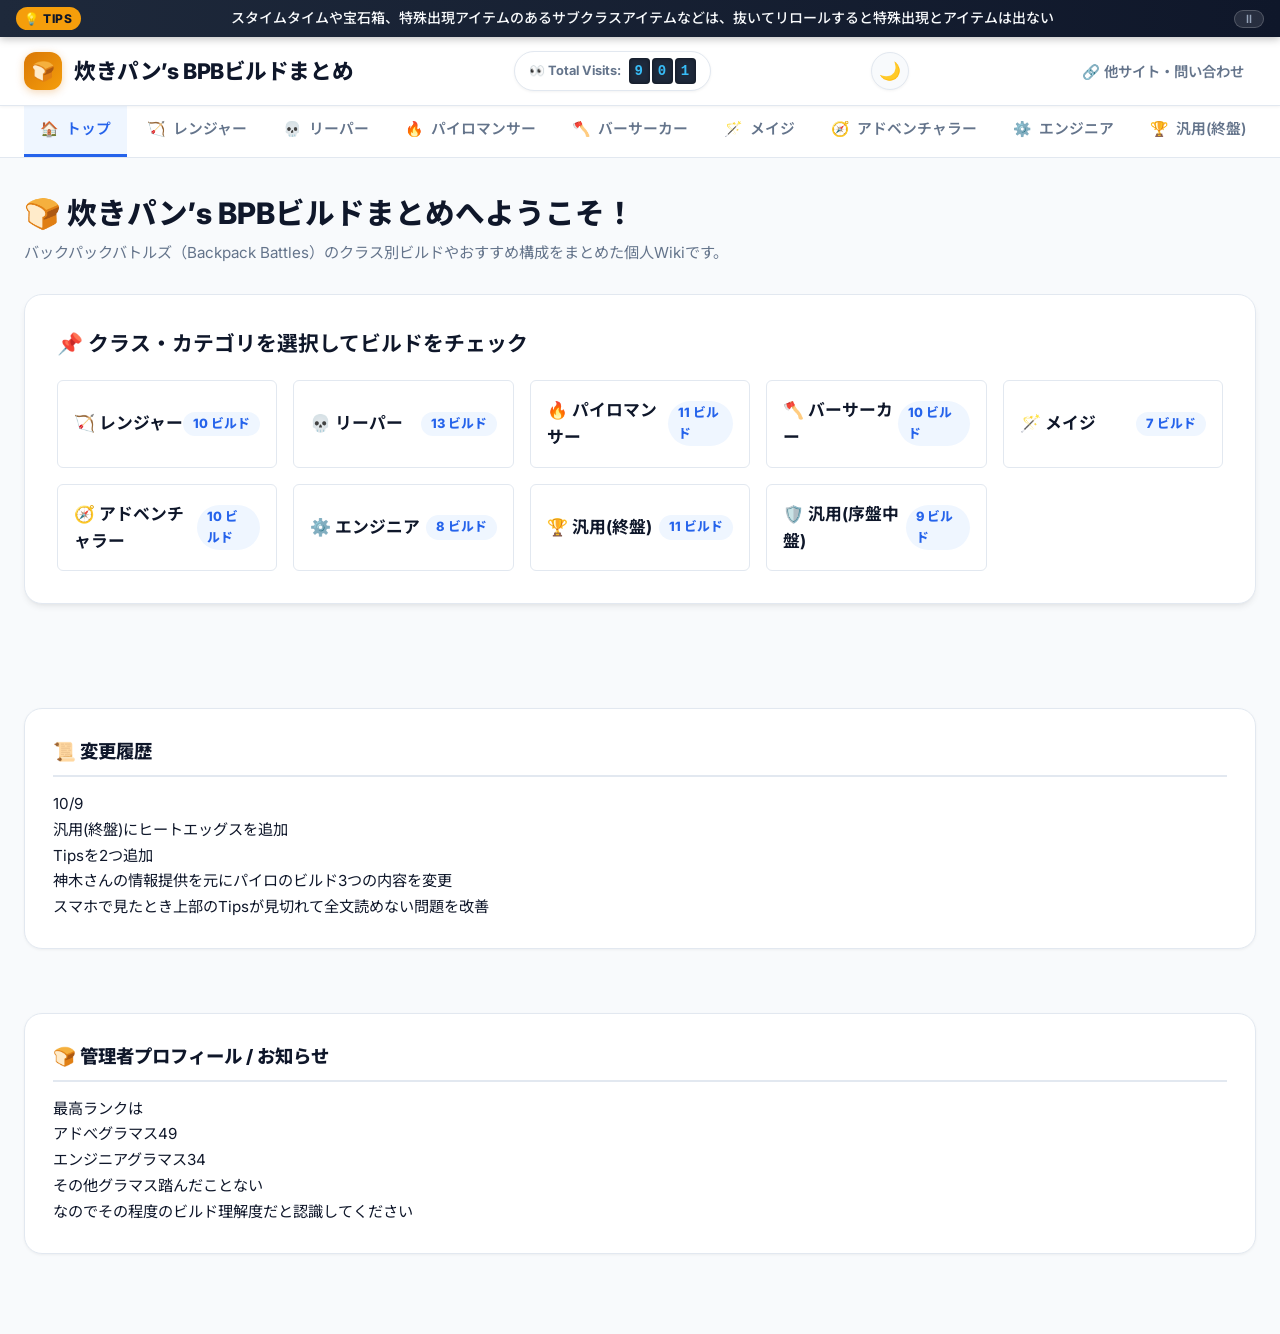
<file: index.html>
<!DOCTYPE html>
<html lang="ja">
<head>
  <meta charset="UTF-8">
  <meta name="viewport" content="width=device-width, initial-scale=1.0">
  <title>炊きパン’s BPBビルドまとめ - バックパックバトルズWiki</title>
  <meta name="description" content="Steamのゲーム『バックパックバトルズ（Backpack Battles）』のクラス別ビルド・おすすめ構成・Tipsまとめ個人Wikiサイトです。">
  <link rel="stylesheet" href="css/style.css?v=1.3.0">
  <script>
    (function() {
      var saved = localStorage.getItem('bpb_theme');
      if (saved === 'dark') {
        document.documentElement.setAttribute('data-theme', 'dark');
      }
    })();
  </script>
</head>
<body>

  <!-- ランダムTips通知バー (固定・自動スライド更新・一時停止/再生対応) -->
  <div class="tips-bar" id="random-tips-bar">
    <span class="tips-badge">💡 Tips</span>
    <div class="tips-text-container">
      <span class="tips-text" id="random-tips-text">読み込み中...</span>
    </div>
    <button class="tips-control-btn" id="tips-toggle-btn" title="自動切り替えを停止">⏸</button>
  </div>

  <!-- ヘッダー -->
  <header class="site-header">
    <div class="header-container">
      <a href="#" class="brand-logo" id="logo-btn">
        <div class="logo-icon">🍞</div>
        <span>炊きパン’s BPBビルドまとめ</span>
      </a>

      <!-- 🌟 来訪者カウンターバッジ -->
      <div class="global-counter-badge" id="global-counter" title="総来訪者数">
        <span class="counter-label">👀 Total Visits:</span>
        <div class="global-counter-value" id="global-counter-value">
          <span class="counter-digit offline-dash">ー</span>
        </div>
      </div>

      <!-- 🌙/☀️ テーマ切替ボタン -->
      <button id="theme-toggle-btn" class="theme-toggle-btn" title="ダークモード/ライトモード切替">🌙</button>

      <div class="sub-links">
        <a href="#" class="sub-link-item" id="nav-other-contact">🔗 他サイト・問い合わせ</a>
      </div>
    </div>
  </header>

  <!-- クラス・カテゴリナビゲーション (スマホ改行防止・横スクロール) -->
  <div class="nav-scroll-wrapper">
    <nav class="main-nav" id="main-nav-tabs">
      <!-- JavaScriptで動的生成 -->
    </nav>
  </div>

  <!-- メインコンテンツ表示エリア -->
  <main class="main-container">
    
    <!-- ページタイトルセクション -->
    <div class="page-title-section" id="page-title-section">
      <!-- JavaScriptで表示更新 -->
    </div>

    <!-- ビルド分類クイックナビゲーション表 -->
    <div class="rank-summary-card" id="rank-summary-card" style="display: none;">
      <div class="rank-summary-header">
        <span>📊 ビルド一覧（クリックで移動）</span>
      </div>
      <div class="rank-grid">
        <div class="rank-column">
          <div class="rank-column-header">
            <span>強い</span>
            <span class="rank-tag tag-s">S</span>
          </div>
          <ul class="rank-item-list" id="rank-list-s"></ul>
        </div>
        <div class="rank-column">
          <div class="rank-column-header">
            <span>そこそこ</span>
            <span class="rank-tag tag-a">A</span>
          </div>
          <ul class="rank-item-list" id="rank-list-a"></ul>
        </div>
        <div class="rank-column">
          <div class="rank-column-header">
            <span>微妙</span>
            <span class="rank-tag tag-b">B</span>
          </div>
          <ul class="rank-item-list" id="rank-list-b"></ul>
        </div>
      </div>
    </div>

    <!-- ビルドカード一覧コンテナ -->
    <div class="build-list-container" id="build-list-container">
      <!-- JavaScriptで動的描画 -->
    </div>

  </main>

  <!-- 右下：最上部に戻るボタン -->
  <button class="back-to-top" id="back-to-top-btn" title="ページの最上部へ戻る">▲</button>

  <!-- データファイル・アプリ処理の読み込み (キャッシュクリア用クエリ付与) -->
  <script src="js/data.js?v=1.3.0"></script>
  <script src="js/app.js?v=1.4.0"></script>
</body>
</html>
</file>
<file: css/style.css>
/* ===================================================
   炊きパン’s BPBビルドまとめ - スタイリッシュデザインシステム
   =================================================== */

@import url('https://fonts.googleapis.com/css2?family=Inter:wght@400;500;600;700;800&family=Noto+Sans+JP:wght@400;500;700;900&display=swap');

:root {
  --bg-main: #f8fafc;
  --bg-card: #ffffff;
  --bg-header: #ffffff;
  --text-main: #0f172a;
  --text-muted: #64748b;
  --text-light: #94a3b8;

  --border-color: #e2e8f0;
  --border-hover: #cbd5e1;

  --primary: #2563eb;
  --primary-hover: #1d4ed8;
  --primary-light: #eff6ff;

  --accent-gold: #d97706;
  --accent-silver: #475569;
  --accent-bronze: #b45309;

  --badge-s-bg: linear-gradient(135deg, #f59e0b, #d97706);
  --badge-a-bg: linear-gradient(135deg, #3b82f6, #1d4ed8);
  --badge-b-bg: linear-gradient(135deg, #10b981, #047857);

  --shadow-sm: 0 1px 3px rgba(0,0,0,0.05);
  --shadow-md: 0 4px 6px -1px rgba(0,0,0,0.07), 0 2px 4px -2px rgba(0,0,0,0.05);
  --shadow-lg: 0 10px 15px -3px rgba(0,0,0,0.08), 0 4px 6px -4px rgba(0,0,0,0.04);
  --shadow-hover: 0 20px 25px -5px rgba(0,0,0,0.1), 0 8px 10px -6px rgba(0,0,0,0.04);

  --radius-sm: 6px;
  --radius-md: 12px;
  --radius-lg: 18px;
  --radius-full: 9999px;

  --transition: all 0.25s cubic-bezier(0.4, 0, 0.2, 1);
}

/* 🌙 ダークモード用カラーパレットシステム */
html[data-theme="dark"], body[data-theme="dark"] {
  --bg-main: #0f172a;
  --bg-card: #1e293b;
  --bg-header: #1e293b;
  --text-main: #f8fafc;
  --text-muted: #94a3b8;
  --text-light: #64748b;

  --border-color: #334155;
  --border-hover: #475569;

  --primary-light: rgba(37, 99, 235, 0.25);

  --shadow-sm: 0 1px 3px rgba(0,0,0,0.3);
  --shadow-md: 0 4px 6px -1px rgba(0,0,0,0.4);
  --shadow-lg: 0 10px 15px -3px rgba(0,0,0,0.5);
}

* {
  box-sizing: border-box;
  margin: 0;
  padding: 0;
}

html {
  scroll-behavior: smooth;
}

body {
  font-family: 'Inter', 'Noto Sans JP', sans-serif;
  background-color: var(--bg-main);
  color: var(--text-main);
  line-height: 1.6;
  -webkit-font-smoothing: antialiased;
}

a {
  color: inherit;
  text-decoration: none;
}

.inline-link {
  color: #2563eb;
  font-weight: 600;
  text-decoration: underline;
  text-underline-offset: 3px;
  word-break: break-all;
  transition: var(--transition);
}

.inline-link:hover {
  color: #1d4ed8;
}

/* --- トップ・ランダムTips通知バー (最上部固定＆自動スライド) --- */
.tips-bar {
  background: linear-gradient(90deg, #1e293b, #0f172a);
  color: #f8fafc;
  padding: 8px 16px;
  font-size: 0.875rem;
  display: flex;
  align-items: center;
  justify-content: center;
  gap: 10px;
  box-shadow: 0 2px 8px rgba(0,0,0,0.25);
  position: sticky;
  top: 0;
  z-index: 100;
  height: 37px;
}

.tips-bar .tips-badge {
  background: #f59e0b;
  color: #0f172a;
  font-weight: 800;
  font-size: 0.75rem;
  padding: 2px 8px;
  border-radius: var(--radius-full);
  text-transform: uppercase;
  letter-spacing: 0.05em;
  flex-shrink: 0;
}

.tips-bar .tips-text-container {
  flex: 1;
  min-width: 0;
  overflow-x: auto;
  overflow-y: hidden;
  white-space: nowrap;
  display: flex;
  align-items: center;
  justify-content: center; /* PC等で収まる場合は中央揃え */
  scrollbar-width: none; /* Firefox */
  -ms-overflow-style: none; /* IE/Edge */
  -webkit-overflow-scrolling: touch;
}

.tips-bar .tips-text-container.is-overflowing {
  justify-content: flex-start; /* テキストがはみ出る（スライド時）は左寄せ */
}

.tips-bar .tips-text-container::-webkit-scrollbar {
  display: none; /* Chrome/Safari */
}

.tips-bar .tips-text {
  font-weight: 500;
  white-space: nowrap;
  display: inline-block;
  will-change: transform;
  padding-right: 24px;
}

/* 🌟 電光掲示板風 横スライド（マーキー）アニメーション */
@keyframes tipsMarquee {
  0% {
    transform: translateX(0);
  }
  12% {
    transform: translateX(0); /* 開始時は少し静止して読みやすく */
  }
  88% {
    transform: translateX(var(--marquee-distance, 0px));
  }
  100% {
    transform: translateX(var(--marquee-distance, 0px)); /* 終了時も少し静止 */
  }
}

.tips-bar .tips-control-btn {
  background: rgba(255, 255, 255, 0.1);
  border: 1px solid rgba(255, 255, 255, 0.2);
  color: #94a3b8;
  cursor: pointer;
  padding: 2px 8px;
  border-radius: var(--radius-full);
  font-size: 0.75rem;
  transition: var(--transition);
  display: flex;
  align-items: center;
  justify-content: center;
  flex-shrink: 0;
  margin-left: 6px;
  line-height: 1;
}

.tips-bar .tips-control-btn:hover {
  color: #ffffff;
  background: rgba(255, 255, 255, 0.25);
  border-color: rgba(255, 255, 255, 0.4);
}

.tips-bar .tips-control-btn.paused {
  color: #f59e0b;
  border-color: #f59e0b;
  background: rgba(245, 158, 11, 0.15);
}

.tips-text.animate-marquee {
  animation: tipsMarquee var(--marquee-duration, 10s) linear forwards;
}

.tips-text-container:hover .tips-text,
.tips-text-container:active .tips-text {
  animation-play-state: paused;
}

/* --- ヘッダー ＆ メインナビゲーション --- */
.site-header {
  background-color: var(--bg-header);
  border-bottom: 1px solid var(--border-color);
  position: sticky;
  top: 37px;
  z-index: 90;
  box-shadow: var(--shadow-sm);
}

.header-container {
  max-width: 1280px;
  margin: 0 auto;
  padding: 14px 24px;
  display: flex;
  align-items: center;
  justify-content: space-between;
  gap: 20px;
  flex-wrap: nowrap;
  overflow-x: auto;
  scrollbar-width: none;
}

.header-container::-webkit-scrollbar {
  display: none;
}

.brand-logo {
  display: flex;
  align-items: center;
  gap: 12px;
  font-size: 1.35rem;
  font-weight: 800;
  color: var(--text-main);
  letter-spacing: -0.02em;
  white-space: nowrap;
  flex-shrink: 0;
}

.brand-logo .logo-icon {
  background: linear-gradient(135deg, #d97706, #f59e0b);
  color: #fff;
  width: 38px;
  height: 38px;
  display: flex;
  align-items: center;
  justify-content: center;
  border-radius: var(--radius-md);
  font-size: 1.2rem;
  box-shadow: 0 2px 8px rgba(217, 119, 6, 0.3);
}

/* --- 🌟 来訪者カウンターバッジ用スタイル --- */
.global-counter-badge {
  display: inline-flex;
  align-items: center;
  gap: 8px;
  background: var(--bg-card);
  border: 1px solid var(--border-color);
  padding: 6px 14px;
  border-radius: var(--radius-full);
  font-size: 0.85rem;
  font-weight: 700;
  color: var(--text-main);
  white-space: nowrap;
  flex-shrink: 0;
  box-shadow: var(--shadow-sm);
}

.counter-label {
  color: var(--text-muted);
  font-size: 0.8rem;
}

.global-counter-value {
  display: flex;
  align-items: center;
  gap: 2px;
}

.counter-digit {
  background: #1e293b;
  color: #38bdf8;
  font-family: monospace, sans-serif;
  font-weight: 900;
  padding: 2px 6px;
  border-radius: 4px;
  font-size: 0.875rem;
  letter-spacing: 0.05em;
  box-shadow: inset 0 0 4px rgba(0,0,0,0.5);
}

.counter-comma {
  color: var(--text-muted);
  font-weight: 900;
  font-size: 0.85rem;
  margin: 0 1px;
}

.counter-digit.offline-dash {
  color: #94a3b8;
  background: #cbd5e1;
}

.sub-links {
  display: flex;
  align-items: center;
  gap: 16px;
  font-size: 0.9rem;
  font-weight: 600;
  white-space: nowrap;
  flex-shrink: 0;
}

/* 🌙 テーマ切替ボタン */
.theme-toggle-btn {
  background: var(--bg-main);
  border: 1px solid var(--border-color);
  color: var(--text-main);
  width: 38px;
  height: 38px;
  border-radius: var(--radius-full);
  display: inline-flex;
  align-items: center;
  justify-content: center;
  font-size: 1.1rem;
  cursor: pointer;
  transition: var(--transition);
  box-shadow: var(--shadow-sm);
  flex-shrink: 0;
}

.theme-toggle-btn:hover {
  border-color: var(--primary);
  transform: scale(1.08);
  box-shadow: var(--shadow-md);
}

.sub-link-item {
  color: var(--text-muted);
  padding: 6px 12px;
  border-radius: var(--radius-sm);
  transition: var(--transition);
}

.sub-link-item.disabled {
  opacity: 0.45;
  cursor: not-allowed;
  pointer-events: none;
  background: transparent !important;
  color: var(--text-light) !important;
}

.sub-link-item:hover {
  color: var(--primary);
  background: var(--primary-light);
}

/* ナビゲーションタブ（クラス・汎用・Tips） */
.nav-scroll-wrapper {
  background-color: var(--bg-header);
  border-bottom: 1px solid var(--border-color);
  overflow-x: auto;
  white-space: nowrap;
  scrollbar-width: thin;
  scrollbar-color: var(--border-color) transparent;
  -webkit-overflow-scrolling: touch;
  padding: 0 16px;
}

.nav-scroll-wrapper::-webkit-scrollbar {
  height: 4px;
}

.nav-scroll-wrapper::-webkit-scrollbar-track {
  background: transparent;
}

.nav-scroll-wrapper::-webkit-scrollbar-thumb {
  background: var(--border-color);
  border-radius: 4px;
}

.nav-scroll-wrapper::-webkit-scrollbar-thumb:hover {
  background: var(--primary);
}

.main-nav {
  display: flex;
  flex-wrap: nowrap;
  gap: 4px;
  width: max-content;
  min-width: 100%;
  margin: 0 auto;
  padding: 0 8px;
}

.nav-tab {
  display: inline-flex;
  align-items: center;
  gap: 8px;
  padding: 12px 16px;
  font-size: 0.925rem;
  font-weight: 600;
  color: var(--text-muted);
  border-bottom: 3px solid transparent;
  cursor: pointer;
  transition: var(--transition);
  white-space: nowrap;
  flex-shrink: 0;
}

.nav-tab.disabled {
  opacity: 0.45;
  cursor: not-allowed !important;
  pointer-events: none !important;
  color: var(--text-light) !important;
  background: transparent !important;
}

.nav-tab:hover {
  color: var(--text-main);
  background: var(--bg-main);
}

.nav-tab.active {
  color: var(--primary);
  border-bottom-color: var(--primary);
  background: var(--primary-light);
}

/* --- コンテンツレイアウト --- */
.main-container {
  max-width: 1280px;
  margin: 0 auto;
  padding: 32px 24px 80px 24px;
}

.page-title-section {
  margin-bottom: 28px;
}

.page-title {
  font-size: 1.85rem;
  font-weight: 800;
  display: flex;
  align-items: center;
  gap: 12px;
  color: var(--text-main);
}

.page-subtitle {
  font-size: 0.95rem;
  color: var(--text-muted);
  margin-top: 4px;
}

/* --- 分類クイックナビゲーション表 --- */
.rank-summary-card {
  background: var(--bg-card);
  border: 1px solid var(--border-color);
  border-radius: var(--radius-md);
  padding: 20px;
  margin-bottom: 36px;
  box-shadow: var(--shadow-sm);
}

.rank-summary-header {
  font-size: 1rem;
  font-weight: 700;
  margin-bottom: 14px;
  display: flex;
  align-items: center;
  gap: 8px;
  color: var(--text-main);
}

.rank-grid {
  display: grid;
  grid-template-columns: repeat(auto-fit, minmax(280px, 1fr));
  gap: 16px;
}

.rank-column {
  background: var(--bg-main);
  border: 1px solid var(--border-color);
  border-radius: var(--radius-sm);
  padding: 14px;
}

.rank-column-header {
  font-size: 0.875rem;
  font-weight: 800;
  display: flex;
  align-items: center;
  justify-content: space-between;
  margin-bottom: 10px;
  padding-bottom: 8px;
  border-bottom: 2px solid var(--border-color);
}

.rank-tag {
  display: inline-flex;
  align-items: center;
  justify-content: center;
  padding: 2px 10px;
  border-radius: var(--radius-full);
  color: #fff;
  font-weight: 800;
  font-size: 0.75rem;
}

.rank-tag.tag-s { background: var(--badge-s-bg); }
.rank-tag.tag-a { background: var(--badge-a-bg); }
.rank-tag.tag-b { background: var(--badge-b-bg); }

.rank-item-list {
  list-style: none;
  display: flex;
  flex-direction: column;
  gap: 8px;
}

.rank-item-link {
  display: flex;
  align-items: center;
  justify-content: space-between;
  padding: 8px 12px;
  background: var(--bg-card);
  border: 1px solid var(--border-color);
  border-radius: var(--radius-sm);
  font-size: 0.875rem;
  font-weight: 600;
  color: var(--text-main);
  transition: var(--transition);
  cursor: pointer;
}

.rank-item-link.disabled {
  opacity: 0.45;
  cursor: not-allowed;
  pointer-events: none;
  box-shadow: none !important;
  transform: none !important;
}

.rank-item-link:hover {
  border-color: var(--primary);
  color: var(--primary);
  transform: translateX(4px);
  box-shadow: var(--shadow-sm);
}

/* --- ビルドカード（テンプレート） --- */
.build-list-container {
  display: flex;
  flex-direction: column;
  gap: 40px;
}

.build-card {
  background: var(--bg-card);
  border: 1px solid var(--border-color);
  border-radius: var(--radius-lg);
  overflow: hidden;
  box-shadow: var(--shadow-md);
  transition: var(--transition);
  scroll-margin-top: 120px;
}

.build-card:hover {
  box-shadow: var(--shadow-lg);
  border-color: var(--border-hover);
}

.build-card-header {
  padding: 20px 24px;
  background: var(--bg-header);
  border-bottom: 1px solid var(--border-color);
  display: flex;
  align-items: center;
  justify-content: space-between;
  gap: 16px;
}

.build-title-group {
  display: flex;
  align-items: center;
  gap: 14px;
}

.build-title {
  font-size: 1.35rem;
  font-weight: 800;
  color: var(--text-main);
}

.build-card-body {
  padding: 24px;
  display: flex;
  flex-direction: column;
  gap: 24px;
}

.build-section-box {
  background: var(--bg-main);
  border: 1px solid var(--border-color);
  border-radius: var(--radius-md);
  padding: 18px;
}

.section-label {
  font-size: 0.85rem;
  font-weight: 700;
  color: var(--text-muted);
  text-transform: uppercase;
  letter-spacing: 0.05em;
  margin-bottom: 12px;
  display: flex;
  align-items: center;
  gap: 6px;
}

/* 画像ラッパー：画像全体が見切れないようにcontain表示 */
.build-image-wrapper {
  width: 100%;
  max-height: 480px;
  background-color: var(--bg-card);
  border: 1px solid var(--border-color);
  border-radius: var(--radius-sm);
  overflow: hidden;
  margin-bottom: 14px;
  display: flex;
  align-items: center;
  justify-content: center;
  padding: 8px;
}

.build-image-wrapper img {
  max-width: 100%;
  max-height: 460px;
  width: auto;
  height: auto;
  object-fit: contain;
  border-radius: 4px;
}

/* 🌟 ビルド説明：改行（\n）を保持して綺麗に表示 */
.build-description {
  font-size: 0.95rem;
  color: var(--text-main);
  line-height: 1.65;
  white-space: pre-wrap;
  word-break: break-word;
}

/* 🌟 トップページの自己紹介・プロフィールカードスタイル */
.profile-card {
  background: var(--bg-card);
  border: 1px solid var(--border-color);
  border-radius: var(--radius-lg);
  padding: 28px;
  margin-top: 32px;
  box-shadow: var(--shadow-sm);
}

.profile-header {
  font-size: 1.15rem;
  font-weight: 800;
  margin-bottom: 14px;
  display: flex;
  align-items: center;
  gap: 10px;
  color: var(--text-main);
  border-bottom: 2px solid var(--border-color);
  padding-bottom: 8px;
}

.profile-content {
  font-size: 0.95rem;
  color: var(--text-main);
  line-height: 1.7;
  white-space: pre-wrap;
  word-break: break-word;
}

/* --- Tipsページスタイル (全幅1列リストレイアウト) --- */
.tips-grid {
  display: flex;
  flex-direction: column;
  gap: 12px;
}

.tips-card {
  background: var(--bg-card);
  border: 1px solid var(--border-color);
  border-radius: var(--radius-md);
  padding: 14px 20px;
  box-shadow: var(--shadow-sm);
  display: flex;
  align-items: center;
  gap: 16px;
  transition: var(--transition);
  width: 100%;
}

.tips-card:hover {
  transform: translateX(4px);
  box-shadow: var(--shadow-md);
  border-color: var(--primary);
}

.tips-icon {
  background: #fef3c7;
  color: #d97706;
  width: 36px;
  height: 36px;
  border-radius: var(--radius-full);
  display: flex;
  align-items: center;
  justify-content: center;
  font-size: 1.1rem;
  flex-shrink: 0;
}

.tips-content {
  font-size: 0.95rem;
  color: var(--text-main);
  font-weight: 500;
  flex: 1;
  white-space: normal;
  word-break: break-word;
  overflow-wrap: anywhere;
  line-height: 1.6;
  display: flex;
  align-items: center;
  gap: 14px;
}

.tips-content p {
  margin: 0;
  padding: 0;
}

.tips-header {
  font-size: 0.75rem;
  font-weight: 800;
  color: var(--primary);
  background: var(--primary-light);
  padding: 3px 10px;
  border-radius: var(--radius-full);
  letter-spacing: 0.05em;
  flex-shrink: 0;
  white-space: nowrap;
}

.tips-body {
  font-size: 0.95rem;
  color: var(--text-main);
  line-height: 1.6;
  flex: 1;
}

@media (max-width: 640px) {
  .tips-card {
    align-items: flex-start;
  }
  .tips-content {
    flex-direction: column;
    align-items: flex-start;
    gap: 4px;
  }
}

/* --- 右下 ページ最上部に戻るボタン --- */
.back-to-top {
  position: fixed;
  bottom: 28px;
  right: 28px;
  width: 48px;
  height: 48px;
  background: linear-gradient(135deg, #1e293b, #0f172a);
  color: #ffffff;
  border: none;
  border-radius: var(--radius-full);
  display: flex;
  align-items: center;
  justify-content: center;
  font-size: 1.25rem;
  cursor: pointer;
  box-shadow: var(--shadow-lg);
  opacity: 0;
  visibility: hidden;
  transition: var(--transition);
  z-index: 99;
}

.back-to-top.visible {
  opacity: 1;
  visibility: visible;
}

.back-to-top:hover {
  transform: translateY(-4px);
  background: #000;
}

/* --- 管理画面（admin.html）用の独自スタイル --- */
.admin-container {
  max-width: 1100px;
  margin: 0 auto;
  padding: 32px 24px;
}

.admin-header {
  display: flex;
  align-items: center;
  justify-content: space-between;
  margin-bottom: 24px;
  padding-bottom: 16px;
  border-bottom: 2px solid var(--border-color);
}

.admin-actions {
  display: flex;
  gap: 12px;
}

.btn {
  display: inline-flex;
  align-items: center;
  gap: 8px;
  padding: 10px 20px;
  font-size: 0.9rem;
  font-weight: 700;
  border-radius: var(--radius-sm);
  border: none;
  cursor: pointer;
  transition: var(--transition);
}

.btn-icon {
  padding: 4px 8px;
  font-size: 0.8rem;
  background: var(--bg-card);
  color: var(--text-main);
  border: 1px solid var(--border-color);
  border-radius: var(--radius-sm);
  cursor: pointer;
  transition: var(--transition);
}
.btn-icon:hover {
  background: var(--primary-light);
  color: var(--primary);
  border-color: var(--primary);
}

.btn-primary {
  background: var(--primary);
  color: #fff;
}
.btn-primary:hover { background: var(--primary-hover); }

.btn-secondary {
  background: var(--bg-main);
  color: var(--text-main);
  border: 1px solid var(--border-color);
}
.btn-secondary:hover {
  background: var(--border-color);
}

.btn-danger {
  background: #ef4444;
  color: #fff;
}
.btn-danger:hover { background: #dc2626; }

.form-group {
  margin-bottom: 16px;
}

.form-label {
  display: block;
  font-size: 0.875rem;
  font-weight: 700;
  margin-bottom: 6px;
  color: var(--text-main);
}

.form-input, .form-select, .form-textarea {
  width: 100%;
  padding: 10px 14px;
  font-size: 0.925rem;
  border: 1px solid var(--border-color);
  border-radius: var(--radius-sm);
  background: var(--bg-card);
  color: var(--text-main);
  transition: var(--transition);
}

.form-input:focus, .form-select:focus, .form-textarea:focus {
  outline: none;
  border-color: var(--primary);
  box-shadow: 0 0 0 3px rgba(37, 99, 235, 0.15);
}

.form-textarea {
  resize: vertical;
  min-height: 90px;
}

/* --- ドラッグ＆ドロップ ゾーン用スタイル --- */
.drop-zone {
  border: 2px dashed var(--border-color);
  border-radius: var(--radius-md);
  padding: 20px;
  text-align: center;
  background-color: var(--bg-main);
  cursor: pointer;
  transition: var(--transition);
  position: relative;
}

.drop-zone:hover, .drop-zone.drag-over {
  border-color: var(--primary);
  background-color: var(--primary-light);
}

.drop-zone-content {
  display: flex;
  flex-direction: column;
  align-items: center;
  gap: 8px;
}

.drop-icon {
  font-size: 2rem;
}

.drop-text {
  font-size: 0.875rem;
  color: var(--text-muted);
  font-weight: 500;
  line-height: 1.4;
}

.drop-link {
  color: var(--primary);
  font-weight: 700;
  text-decoration: underline;
}

.file-input-hidden {
  display: none;
}

.image-preview-wrapper {
  position: relative;
  width: 100%;
  max-height: 220px;
  border-radius: var(--radius-sm);
  overflow: hidden;
  border: 1px solid var(--border-color);
  background-color: #f1f5f9;
  display: flex;
  align-items: center;
  justify-content: center;
  padding: 4px;
}

.image-preview-wrapper img {
  max-width: 100%;
  max-height: 210px;
  width: auto;
  height: auto;
  object-fit: contain;
  display: block;
}

.btn-clear-image {
  position: absolute;
  top: 8px;
  right: 8px;
  background: rgba(15, 23, 42, 0.75);
  color: #fff;
  border: none;
  width: 28px;
  height: 28px;
  border-radius: var(--radius-full);
  cursor: pointer;
  display: flex;
  align-items: center;
  justify-content: center;
  font-weight: 800;
  font-size: 0.8rem;
  transition: var(--transition);
}

.btn-clear-image:hover {
  background: #ef4444;
}
</file>
